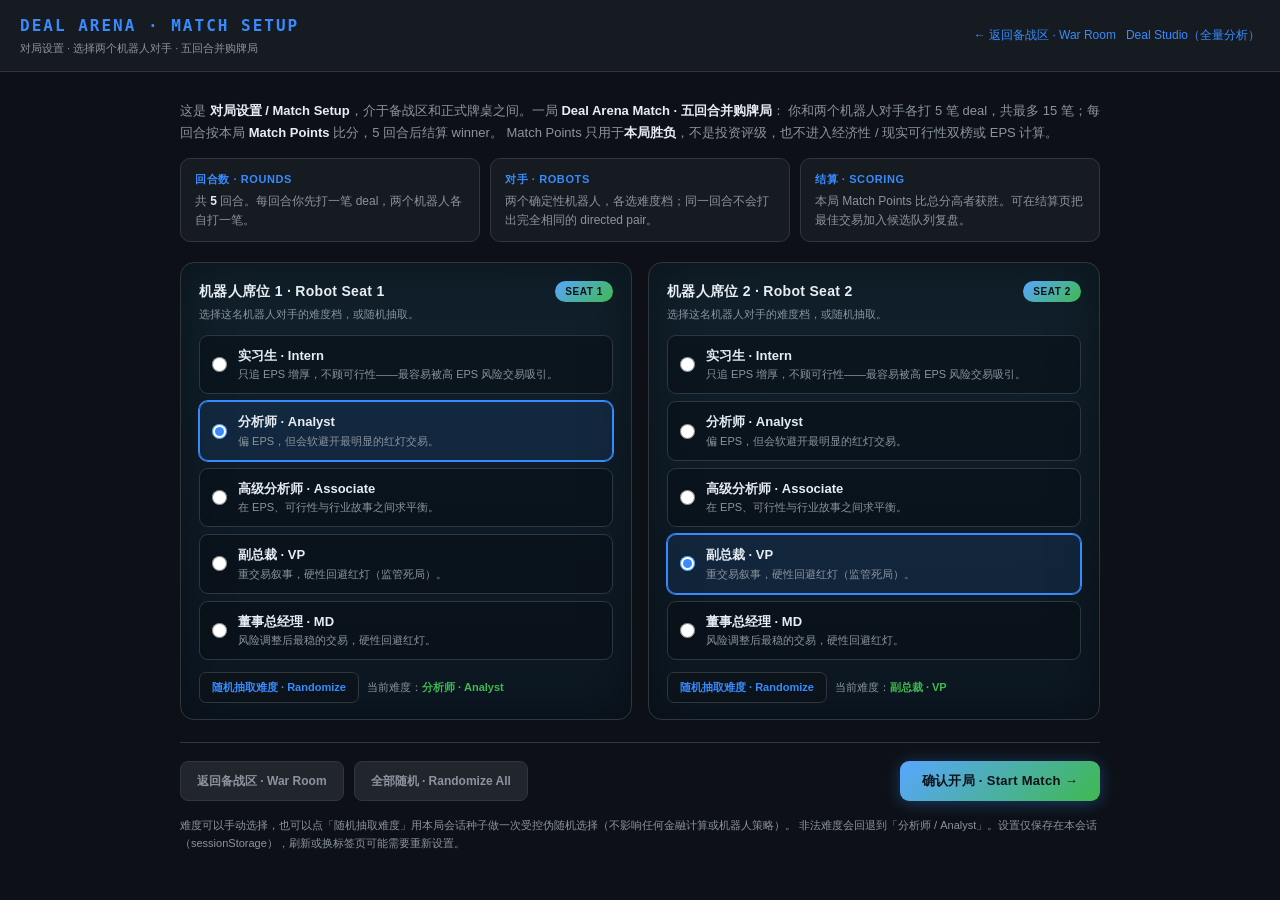
<file: static/modeling/arena_match_setup.html>
<!DOCTYPE html>
<html lang="zh-CN">
<head>
  <meta charset="UTF-8" />
  <meta name="viewport" content="width=device-width, initial-scale=1.0" />
  <title>Deal Arena Match · 对局设置 — Match Setup</title>
  <link rel="stylesheet" href="/static/style.css" />
  <style>
    /* V5.9.2 Match Setup — the lobby between the War Room and the formal Match
       table. Front-end only: it just picks two robot opponents + their
       difficulties and hands them to the Play Table via sessionStorage. No
       engine / API / randomness in the financial sense — the only "random" is a
       controlled session-seeded pick for the Randomize difficulty convenience. */
    .ms-wrap { max-width: 920px; margin: 0 auto; padding: 8px 0 40px; }
    .ms-intro { font-size: 13px; color: var(--text-muted); line-height: 1.7; margin-bottom: 4px; }
    .ms-intro b { color: var(--text-primary); }
    .ms-rules {
      display: flex; gap: 10px; flex-wrap: wrap; margin: 14px 0 20px;
    }
    .ms-rule {
      flex: 1 1 200px; background: var(--bg-secondary); border: 1px solid var(--border);
      border-radius: 10px; padding: 12px 14px;
    }
    .ms-rule-k { font-size: 11px; letter-spacing: 0.6px; text-transform: uppercase; color: var(--accent); font-weight: 800; }
    .ms-rule-v { font-size: 12px; color: var(--text-muted); line-height: 1.55; margin-top: 5px; }

    .ms-seats { display: grid; grid-template-columns: repeat(auto-fit, minmax(320px, 1fr)); gap: 16px; }
    .ms-seat {
      background: linear-gradient(180deg, #11202b 0%, #0c1722 100%);
      border: 1px solid var(--border); border-radius: 14px; padding: 18px 18px 16px;
      box-shadow: inset 0 0 50px rgba(0,0,0,0.4);
    }
    .ms-seat-head { display: flex; align-items: center; justify-content: space-between; gap: 10px; margin-bottom: 4px; }
    .ms-seat-title { font-size: 14px; font-weight: 800; color: var(--text-primary); letter-spacing: 0.3px; }
    .ms-seat-badge {
      font-size: 10px; font-weight: 800; letter-spacing: 0.6px; color: #0d1117;
      background: linear-gradient(135deg, #58a6ff, #3fb950); border-radius: 999px; padding: 3px 10px;
    }
    .ms-seat-sub { font-size: 11px; color: var(--text-muted); line-height: 1.5; margin-bottom: 12px; }
    .ms-diff-list { display: flex; flex-direction: column; gap: 7px; }
    .ms-diff {
      display: flex; align-items: center; gap: 11px; cursor: pointer;
      background: rgba(7,12,18,0.5); border: 1px solid var(--border);
      border-radius: 9px; padding: 10px 12px; transition: border-color 0.12s, background 0.12s;
    }
    .ms-diff:hover { border-color: var(--accent); }
    .ms-diff.selected { border-color: var(--accent); background: rgba(56,139,253,0.10); box-shadow: 0 0 0 1px var(--accent); }
    .ms-diff input { accent-color: var(--accent); width: 15px; height: 15px; flex-shrink: 0; }
    .ms-diff-body { min-width: 0; }
    .ms-diff-name { font-size: 13px; font-weight: 700; color: var(--text-primary); }
    .ms-diff-desc { font-size: 11px; color: var(--text-muted); line-height: 1.45; margin-top: 2px; }
    .ms-seat-foot { display: flex; align-items: center; gap: 8px; margin-top: 12px; flex-wrap: wrap; }
    .ms-rand-btn {
      font-size: 11px; font-weight: 700; cursor: pointer; white-space: nowrap;
      color: var(--accent); background: rgba(13,17,23,0.6); border: 1px solid var(--border);
      border-radius: 7px; padding: 7px 12px;
    }
    .ms-rand-btn:hover { border-color: var(--accent); }
    .ms-seat-pick { font-size: 11px; color: var(--text-muted); }
    .ms-seat-pick b { color: #3fb950; }

    .ms-controls {
      display: flex; align-items: center; justify-content: space-between; gap: 12px; flex-wrap: wrap;
      margin-top: 22px; padding-top: 18px; border-top: 1px solid var(--border);
    }
    .ms-controls-left { display: flex; gap: 10px; flex-wrap: wrap; }
    .ms-ghost {
      font-size: 12px; font-weight: 600; text-decoration: none; white-space: nowrap;
      color: var(--text-muted); background: var(--bg-tertiary); border: 1px solid var(--border);
      border-radius: 8px; padding: 10px 16px; cursor: pointer;
    }
    .ms-ghost:hover { border-color: var(--accent); color: var(--accent); }
    .ms-start {
      font-size: 13px; font-weight: 800; letter-spacing: 0.3px; cursor: pointer; white-space: nowrap;
      color: #0d1117; background: linear-gradient(135deg, #58a6ff, #3fb950); border: 0;
      border-radius: 9px; padding: 11px 22px; box-shadow: 0 2px 16px rgba(56,139,253,0.35);
    }
    .ms-start:hover { filter: brightness(1.08); }
    .ms-note { font-size: 11px; color: var(--text-muted); line-height: 1.6; margin-top: 16px; }
  </style>
</head>
<body>
<header>
  <div>
    <div class="logo">DEAL ARENA · MATCH SETUP</div>
    <div class="subtitle">对局设置 · 选择两个机器人对手 · 五回合并购牌局</div>
  </div>
  <div class="header-right">
    <a href="/modeling/ma/arena" style="color:var(--accent);font-size:12px;text-decoration:none;">← 返回备战区 · War Room</a>
    <a href="/modeling/ma" style="color:var(--accent);font-size:12px;text-decoration:none;">Deal Studio（全量分析）</a>
  </div>
</header>

<main class="container" style="padding-top:20px;">
  <div class="ms-wrap">
    <div class="ms-intro">
      这是 <b>对局设置 / Match Setup</b>，介于备战区和正式牌桌之间。一局 <b>Deal Arena Match · 五回合并购牌局</b>：
      你和两个机器人对手各打 5 笔 deal，共最多 15 笔；每回合按本局 <b>Match Points</b> 比分，5 回合后结算 winner。
      Match Points 只用于<b>本局胜负</b>，不是投资评级，也不进入经济性 / 现实可行性双榜或 EPS 计算。
    </div>

    <div class="ms-rules">
      <div class="ms-rule"><div class="ms-rule-k">回合数 · Rounds</div><div class="ms-rule-v">共 <b style="color:var(--text-primary)">5</b> 回合。每回合你先打一笔 deal，两个机器人各自打一笔。</div></div>
      <div class="ms-rule"><div class="ms-rule-k">对手 · Robots</div><div class="ms-rule-v">两个确定性机器人，各选难度档；同一回合不会打出完全相同的 directed pair。</div></div>
      <div class="ms-rule"><div class="ms-rule-k">结算 · Scoring</div><div class="ms-rule-v">本局 Match Points 比总分高者获胜。可在结算页把最佳交易加入候选队列复盘。</div></div>
    </div>

    <div class="ms-seats" id="ms-seats">
      <!-- Seat cards are built by match_setup.js (safe DOM). -->
    </div>

    <div class="ms-controls">
      <div class="ms-controls-left">
        <a class="ms-ghost" href="/modeling/ma/arena">返回备战区 · War Room</a>
        <button class="ms-ghost" id="ms-randomize-all" type="button">全部随机 · Randomize All</button>
      </div>
      <button class="ms-start" id="ms-start-match" type="button">确认开局 · Start Match →</button>
    </div>

    <div class="ms-note">
      难度可以手动选择，也可以点「随机抽取难度」用本局会话种子做一次受控伪随机选择（不影响任何金融计算或机器人策略）。
      非法难度会回退到「分析师 / Analyst」。设置仅保存在本会话（sessionStorage），刷新或换标签页可能需要重新设置。
    </div>
  </div>
</main>

<script src="/static/modeling/js/robot_opponent.js"></script>
<script src="/static/modeling/js/match_setup.js"></script>
</body>
</html>
</file>
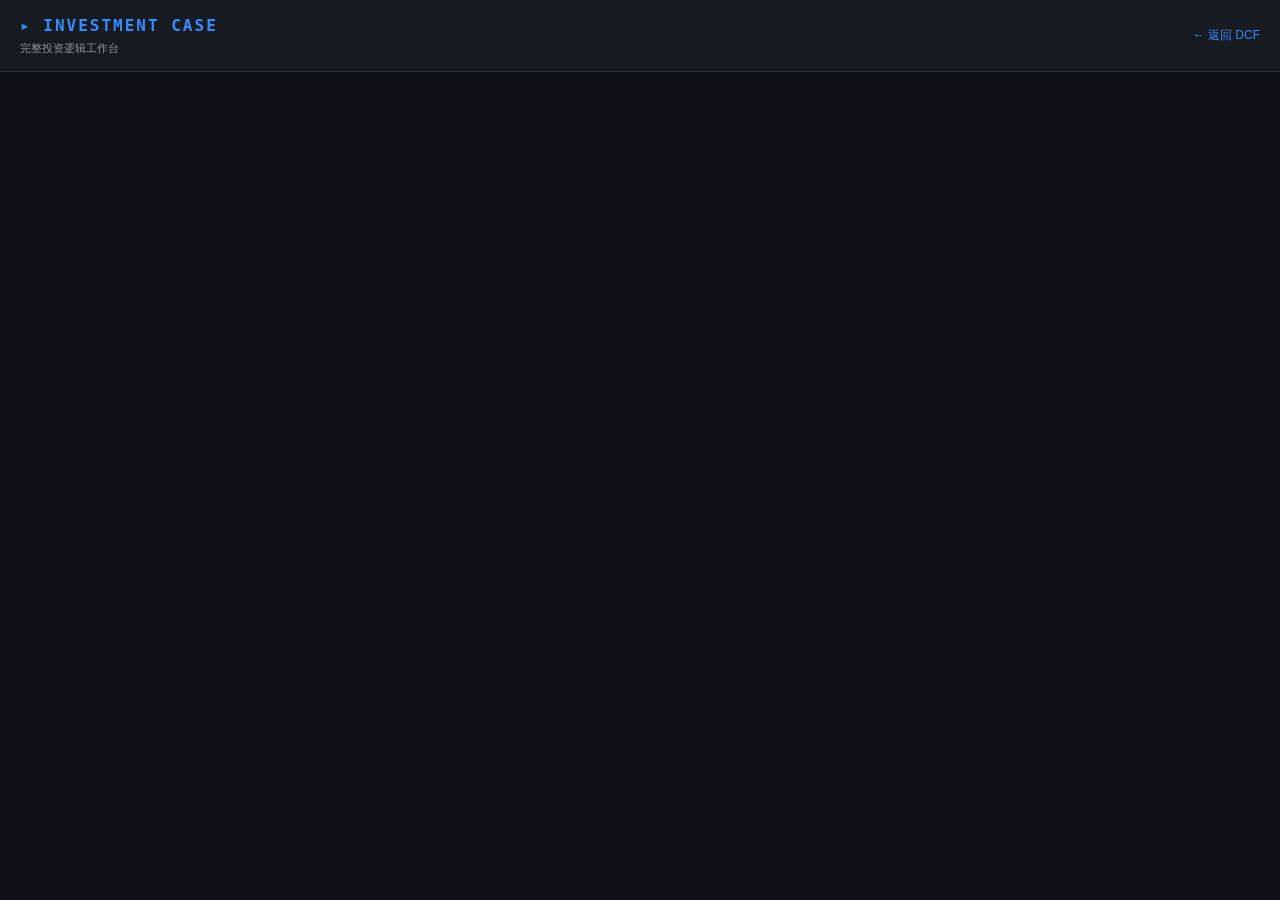
<file: static/modeling/case.html>
<!DOCTYPE html>
<html lang="zh-CN">
<head>
  <meta charset="UTF-8" />
  <meta name="viewport" content="width=device-width, initial-scale=1.0" />
  <title>Investment Case Workbook</title>
  <link rel="stylesheet" href="/static/style.css" />
  <style>
    .case-container {
      max-width: 800px;
      margin-top: 0;
      margin-right: auto;
      margin-bottom: 0;
      margin-left: auto;
      padding-top: 20px;
      padding-right: 20px;
      padding-left: 20px;
      transition: max-width 0.3s ease;
    }
    .case-container.is-analysis {
      max-width: 1450px;
      display: grid;
      grid-template-columns: minmax(500px, 0.95fr) minmax(620px, 1.05fr);
      gap: 20px;
      align-items: start;
    }
    .case-editor-wrap {
      min-width: 0;
    }
    .impact-map {
      display: none;
      opacity: 0;
      transition: opacity 0.25s ease;
      min-width: 0;
    }
    .case-container.is-analysis .impact-map {
      display: block;
      opacity: 1;
    }
    .case-memo-textarea-compact {
      min-height: 74px;
    }
    .impact-concentration {
      margin-bottom: 12px;
      padding-bottom: 10px;
      border-bottom: 1px solid var(--border);
    }
    .impact-concentration-title {
      font-size: 11px;
      color: var(--text-muted);
      margin-bottom: 6px;
      letter-spacing: 0.3px;
    }
    .impact-concentration-item {
      display: flex;
      justify-content: space-between;
      align-items: center;
      font-size: 12px;
      padding: 3px 0;
      color: var(--text-primary);
    }
    .impact-concentration-count {
      font-family: "Consolas", monospace;
      color: var(--accent);
      font-weight: 500;
    }
    .impact-dim-card {
      border: 1px solid var(--border);
      border-radius: 4px;
      padding: 8px 10px;
      margin-bottom: 8px;
      background: var(--bg-tertiary);
    }
    .impact-dim-name {
      font-size: 13px;
      font-weight: 500;
      color: var(--accent);
      margin-bottom: 6px;
    }
    .impact-dim-name-en {
      color: var(--text-muted);
      font-size: 11px;
      margin-left: 4px;
      font-weight: 400;
    }
    .impact-dim-section-label {
      font-size: 11px;
      color: var(--text-muted);
      margin-top: 4px;
      margin-bottom: 2px;
      letter-spacing: 0.3px;
    }
    .impact-dim-source {
      font-size: 12px;
      color: var(--text-primary);
      padding: 1px 0;
    }
    .impact-dim-source-en {
      color: var(--text-muted);
      font-size: 11px;
      margin-left: 4px;
    }
    .impact-dim-line {
      font-size: 12px;
      color: var(--text-primary);
      padding: 1px 0;
      font-family: "Consolas", monospace;
    }
    .driver-interpretation {
      margin-top: 5px;
      margin-left: 20px;
      padding: 6px 8px;
      border-left: 2px solid var(--border);
      background: rgba(255, 255, 255, 0.02);
      color: var(--text-muted);
      font-size: 11px;
      line-height: 1.6;
    }
    .interpretation-top-row {
      display: flex;
      justify-content: space-between;
      align-items: flex-start;
      gap: 8px;
    }
    .interpretation-text {
      flex: 1;
      min-width: 0;
    }
    .interpretation-edited-badge {
      color: var(--text-muted);
      font-size: 10px;
      white-space: nowrap;
      opacity: 0.8;
    }
    .interpretation-edit-btn {
      margin-top: 4px;
      padding: 0;
      border: none;
      background: transparent;
      color: var(--accent);
      font-size: 11px;
      cursor: pointer;
    }
    .interpretation-textarea {
      width: 100%;
      min-height: 68px;
      margin-top: 6px;
      background: var(--bg-tertiary);
      border: 1px solid var(--border);
      border-radius: 3px;
      padding: 6px 8px;
      color: var(--text-primary);
      font-family: inherit;
      font-size: 12px;
      line-height: 1.5;
      resize: vertical;
      box-sizing: border-box;
    }
    .interpretation-textarea[hidden] {
      display: none;
    }

    .scenario-state-body {
      min-width: 0;
    }
    .scenario-state-help {
      color: var(--text-muted);
      font-size: 11px;
      line-height: 1.55;
      margin-top: -4px;
      margin-bottom: 10px;
    }
    .scenario-state-help p {
      margin: 0 0 3px 0;
    }
    .scenario-state-empty {
      color: var(--text-muted);
      font-size: 12px;
      padding: 2px 0;
    }
    .scenario-state-table {
      width: 100%;
      border-collapse: collapse;
      table-layout: fixed;
      font-size: 12px;
    }
    .scenario-state-table th,
    .scenario-state-table td {
      border-bottom: 1px solid var(--border);
      padding: 8px 8px;
      vertical-align: top;
    }
    .scenario-state-table th {
      color: var(--text-muted);
      font-size: 11px;
      font-weight: 600;
      text-align: left;
      letter-spacing: 0.4px;
      white-space: nowrap;
    }
    .scenario-state-heading {
      display: inline-flex;
      align-items: baseline;
      gap: 4px;
      white-space: nowrap;
    }
    .scenario-state-heading-zh {
      color: var(--text-muted);
      font-weight: 500;
    }
    .scenario-state-table th:not(:first-child),
    .scenario-state-table td:not(:first-child) {
      text-align: center;
    }
    .scenario-state-driver {
      color: var(--text-primary);
      font-weight: 500;
      overflow-wrap: anywhere;
    }
    .scenario-state-cell {
      display: flex;
      flex-direction: column;
      align-items: center;
      justify-content: center;
      gap: 4px;
      min-width: 0;
      max-width: 100%;
    }
    .scenario-state-select {
      width: min(132px, 100%);
      min-width: 118px;
      background: var(--bg-tertiary);
      border: 1px solid var(--border);
      border-radius: 4px;
      color: var(--text-primary);
      font-size: 12px;
      padding: 4px 5px;
      outline: none;
    }
    .scenario-state-select:focus {
      border-color: var(--accent);
    }
    .scenario-state-badge {
      font-size: 10px;
      line-height: 1.2;
      white-space: nowrap;
      border-radius: 999px;
      padding: 1px 6px;
      padding-top: 1px;
    }
    .scenario-state-badge-default,
    .scenario-state-badge-unknown {
      color: var(--text-muted);
      opacity: 0.85;
    }
    .scenario-state-badge-user-modified {
      color: var(--accent);
      font-weight: 500;
      background: rgba(56, 139, 253, 0.08);
    }
    .assumption-bridge-panel {
      margin-top: 12px;
      padding-top: 10px;
      border-top: 1px solid var(--border);
    }
    .assumption-bridge-toggle {
      width: 100%;
      display: flex;
      justify-content: space-between;
      align-items: center;
      gap: 10px;
      background: var(--bg-tertiary);
      border: 1px solid var(--border);
      border-radius: 4px;
      color: var(--text-primary);
      font-size: 12px;
      padding: 7px 9px;
      cursor: pointer;
      text-align: left;
    }
    .assumption-bridge-toggle:hover,
    .assumption-bridge-toggle:focus {
      border-color: var(--accent);
      outline: none;
    }
    .assumption-bridge-toggle-status {
      color: var(--text-muted);
      font-size: 11px;
      white-space: nowrap;
    }
    .assumption-bridge-collapsible {
      margin-top: 10px;
    }
    .assumption-bridge-collapsible[hidden] {
      display: none;
    }
    .assumption-bridge-collapsible .card-description {
      color: var(--text-muted);
      font-size: 11px;
      line-height: 1.55;
      margin-top: 0;
      margin-bottom: 10px;
    }
    .preview-button-row {
      display: flex;
      justify-content: flex-end;
      margin-top: 10px;
      margin-bottom: 0;
    }
    .preview-button-row .btn:disabled {
      opacity: 0.55;
      cursor: not-allowed;
    }
    .preview-overlay {
      position: fixed;
      inset: 0;
      z-index: 9999;
    }
    .preview-mask {
      position: absolute;
      inset: 0;
      background: rgba(0, 0, 0, 0.5);
    }
    .preview-panel {
      position: relative;
      width: min(720px, calc(100vw - 32px));
      max-height: 80vh;
      margin: 8vh auto 0 auto;
      overflow-y: auto;
      background: var(--bg-secondary);
      border: 1px solid var(--border);
      border-radius: 6px;
      box-shadow: 0 18px 60px rgba(0, 0, 0, 0.45);
      padding: 18px 20px 20px 20px;
    }
    .preview-close {
      position: absolute;
      top: 10px;
      right: 12px;
      border: none;
      background: transparent;
      color: var(--text-muted);
      font-size: 24px;
      line-height: 1;
      cursor: pointer;
    }
    .preview-close:hover,
    .preview-close:focus {
      color: var(--text-primary);
      outline: none;
    }
    .preview-title {
      font-size: 16px;
      font-weight: 600;
      color: var(--text-primary);
      margin: 0 34px 4px 0;
    }
    .preview-note {
      color: var(--text-muted);
      font-size: 12px;
      margin: 0 0 14px 0;
    }
    .preview-scenarios {
      border-top: 1px solid var(--border);
      border-bottom: 1px solid var(--border);
      padding: 12px 0;
      display: grid;
      grid-template-columns: repeat(3, minmax(0, 1fr));
      gap: 12px;
    }
    .preview-scenario-card {
      background: var(--bg-tertiary);
      border: 1px solid var(--border);
      border-radius: 4px;
      padding: 10px 11px;
      min-width: 0;
    }
    .preview-scenario-label {
      color: var(--text-muted);
      font-size: 12px;
      margin-bottom: 6px;
    }
    .preview-fair-value {
      color: var(--text-primary);
      font-size: 22px;
      font-weight: 600;
      line-height: 1.2;
    }
    .preview-vs-base {
      font-size: 12px;
      margin-top: 4px;
    }
    .preview-scenario-card [data-save-type] {
      margin-top: 10px;
      width: 100%;
    }
    .preview-scenario-card .save-status {
      display: block;
      margin-top: 6px;
      font-size: 11px;
      color: var(--text-muted);
      min-height: 16px;
    }
    .preview-details {
      margin-top: 14px;
      color: var(--text-primary);
      font-size: 12px;
    }
    .preview-details summary {
      cursor: pointer;
      color: var(--accent);
      font-weight: 500;
      margin-bottom: 8px;
    }
    .preview-delta-title {
      color: var(--text-muted);
      margin-top: 8px;
      margin-bottom: 4px;
      font-size: 11px;
    }
    .preview-delta-line {
      padding: 2px 0;
      line-height: 1.55;
    }
    .preview-loading {
      text-align: center;
      color: var(--text-muted);
      padding: 40px 0;
      font-size: 13px;
    }
    .preview-error {
      color: var(--red);
      padding: 20px 0;
      font-size: 13px;
    }
    @media (max-width: 720px) {
      .preview-scenarios {
        grid-template-columns: 1fr;
      }
      .preview-panel {
        margin-top: 4vh;
        max-height: 90vh;
      }
    }
    .assumption-bridge-empty {
      color: var(--text-muted);
      font-size: 12px;
      padding: 2px 0;
    }
    .bridge-dimension {
      border: 1px solid var(--border);
      border-radius: 4px;
      padding: 9px 10px;
      margin-bottom: 8px;
      background: var(--bg-tertiary);
    }
    .bridge-dimension h4 {
      color: var(--accent);
      font-size: 13px;
      font-weight: 500;
      margin: 0 0 3px 0;
    }
    .bridge-dimension-en {
      color: var(--text-muted);
      font-size: 11px;
      font-weight: 400;
      margin-left: 4px;
    }
    .bridge-dim-desc {
      color: var(--text-muted);
      font-size: 11px;
      line-height: 1.45;
      margin: 0 0 7px 0;
    }
    .bridge-scenario {
      padding-top: 6px;
      padding-bottom: 6px;
      border-top: 1px solid var(--border);
    }
    .bridge-scenario-label {
      color: var(--text-primary);
      font-size: 12px;
      font-weight: 500;
      margin-bottom: 3px;
    }
    .bridge-tier {
      color: var(--text-primary);
      font-size: 12px;
      line-height: 1.55;
      padding: 1px 0;
      font-weight: 500;
    }
    .bridge-tier-muted {
      color: var(--text-muted);
      font-weight: 400;
    }
    .bridge-bucket {
      color: var(--text-primary);
      font-size: 12px;
      line-height: 1.55;
      padding: 1px 0;
    }

    .thesis-meta {
      display: flex; gap: 10px; align-items: center;
      font-size: 11px; color: var(--text-muted);
    }
    .thesis-meta-ticker { color: var(--accent); }
    .thesis-meta-time { font-family: "Consolas", monospace; }

    .thesis-notes-block {
      margin-top: 8px;
      margin-right: 0;
      margin-bottom: 12px;
      margin-left: 0;
    }
    .thesis-notes-textarea {
      width: 100%;
      min-height: 90px;
      background: var(--bg-tertiary);
      border: 1px solid var(--border);
      border-radius: 3px;
      padding: 8px 10px;
      color: var(--text-primary);
      font-family: inherit;
      font-size: 13px;
      line-height: 1.55;
      resize: vertical;
      outline: none;
      box-sizing: border-box;
    }
    .thesis-notes-textarea:focus { border-color: var(--accent); }

    .thesis-drivers-block { margin-bottom: 12px; }
    .thesis-selected-block {
      background: rgba(56, 139, 253, 0.05);
      border: 1px solid var(--border);
      border-radius: 4px;
      padding: 8px 10px;
      margin-bottom: 8px;
    }
    .thesis-selected-label {
      font-size: 11px;
      color: var(--text-muted);
      margin-bottom: 6px;
      letter-spacing: 0.3px;
    }
    .thesis-selected-empty {
      font-size: 12px;
      color: var(--text-muted);
      font-style: italic;
      padding: 4px 0;
    }
    .thesis-frameworks-label {
      font-size: 11px;
      color: var(--text-muted);
      margin-bottom: 6px;
      letter-spacing: 0.3px;
    }
    .thesis-framework-group {
      border: 1px solid var(--border);
      border-radius: 4px;
      margin-bottom: 6px;
      overflow: hidden;
    }
    .thesis-framework-header {
      display: flex; justify-content: space-between; align-items: center;
      padding: 6px 10px;
      background: var(--bg-tertiary);
      cursor: pointer;
      font-size: 12px;
      color: var(--text-primary);
      user-select: none;
    }
    .thesis-framework-header .caret {
      font-size: 10px; color: var(--text-muted);
      transition: transform 0.15s;
    }
    .thesis-framework-counts {
      color: var(--text-muted);
      font-size: 11px;
      margin-left: 4px;
    }
    .thesis-framework-toggle {
      color: var(--accent);
      font-size: 11px;
      font-weight: 500;
    }
    .thesis-framework-group.collapsed .caret { transform: rotate(-90deg); }
    .thesis-framework-group.collapsed .thesis-framework-body { display: none; }

    .thesis-framework-body {
      padding: 6px 10px 8px 10px;
      display: flex; flex-direction: column; gap: 4px;
    }
    .thesis-driver-item {
      display: flex; align-items: flex-start; gap: 6px;
      font-size: 12px; color: var(--text-primary);
      cursor: pointer;
      padding: 2px 0;
    }
    .thesis-driver-item input[type="checkbox"] { margin-top: 2px; }
    .thesis-driver-name { font-weight: 500; }
    .thesis-driver-name-zh {
      font-weight: 500;
      color: var(--text-primary);
      font-size: 12px;
    }
    .thesis-driver-name-en {
      color: var(--text-muted);
      font-size: 11px;
      margin-left: 4px;
    }
    .thesis-driver-desc {
      font-size: 11px; color: var(--text-muted);
      margin-left: 4px;
    }
    .thesis-driver-desc-zh {
      font-size: 11px;
      color: var(--text-muted);
      margin-left: 4px;
    }
    .thesis-driver-item.is-selected .thesis-driver-name-zh { color: var(--accent); }
    .thesis-driver-item.is-selected::after {
      content: "已选";
      font-size: 10px;
      color: var(--accent);
      margin-left: 6px;
      padding: 1px 5px;
      border: 1px solid var(--accent);
      border-radius: 2px;
      line-height: 1.2;
    }

    .thesis-save-row {
      display: flex; justify-content: flex-end; align-items: center;
      gap: 12px; margin-top: 6px;
    }
    .thesis-save-status {
      font-size: 11px; color: var(--text-muted);
    }
    .thesis-save-status.saved { color: var(--green); }
    .thesis-save-status.error { color: var(--red); }
    .thesis-feedback-block {
      margin-top: 10px;
      padding: 8px 10px;
      background: var(--bg-tertiary);
      border-left: 2px solid var(--accent);
      border-radius: 3px;
      font-size: 12px;
      line-height: 1.7;
      color: var(--text-primary);
      display: none;
    }
    .thesis-feedback-title {
      font-size: 11px;
      color: var(--text-muted);
      margin-bottom: 4px;
      letter-spacing: 0.3px;
    }
    .thesis-feedback-item {
      margin-top: 2px;
      margin-right: 0;
      margin-bottom: 2px;
      margin-left: 0;
    }
    .thesis-feedback-driver { color: var(--accent); }
    .thesis-feedback-arrow {
      color: var(--text-muted);
      margin-top: 0;
      margin-right: 4px;
      margin-bottom: 0;
      margin-left: 4px;
    }
    @media (max-width: 900px) {
      .case-container.is-analysis {
        grid-template-columns: 1fr;
      }
    }
  </style>
</head>
<body>
  <header>
    <div>
      <div class="logo">▸ INVESTMENT CASE</div>
      <div class="subtitle">完整投资逻辑工作台</div>
    </div>
    <div class="header-right">
      <a id="back-to-dcf" href="/modeling/dcf"
         style="color:var(--accent);font-size:12px;text-decoration:none;">
        ← 返回 DCF
      </a>
    </div>
  </header>

  <main class="container case-container" id="case-main">
    <div class="case-editor-wrap">
    <div class="card" id="case-panel">
      <div class="card-title-row" style="margin-bottom:8px;">
        <div class="card-title" style="margin-bottom:0;border:none;padding:0;">
          投资逻辑 Thesis
        </div>
        <div class="thesis-meta" id="thesis-meta">
          <span class="thesis-meta-ticker mono" id="thesis-ticker">--</span>
          <span class="thesis-meta-time" id="thesis-last-modified">未保存</span>
        </div>
      </div>

      <div class="thesis-notes-block">
        <label class="field-label" for="core-thesis">Core Thesis / 核心观点</label>
        <textarea id="core-thesis" class="thesis-notes-textarea case-memo-textarea-compact"
                  placeholder="为什么看这家公司?"></textarea>
      </div>

      <div class="thesis-notes-block">
        <label class="field-label" for="key-risks">Key Risks / 主要风险</label>
        <textarea id="key-risks" class="thesis-notes-textarea case-memo-textarea-compact"
                  placeholder="什么会推翻这个 thesis?"></textarea>
      </div>

      <div class="thesis-notes-block">
        <label class="field-label" for="thesis-notes">Additional Notes / 补充备注</label>
        <textarea id="thesis-notes" class="thesis-notes-textarea"
                  placeholder="写下你为什么相信这只股票..."></textarea>
      </div>

      <div class="thesis-drivers-block">
        <div class="field-label" style="margin-bottom:6px;">投资驱动因素 Drivers</div>

        <div class="thesis-selected-block">
          <div class="thesis-selected-label">已选(<span id="thesis-selected-count">0</span>)</div>
          <div id="thesis-selected-drivers"></div>
        </div>

        <div class="thesis-frameworks-block" style="margin-top:10px;">
          <div class="thesis-frameworks-label">按分类浏览</div>
          <div id="thesis-drivers-groups"></div>
        </div>
      </div>

      <div class="thesis-save-row">
        <span class="thesis-save-status" id="thesis-save-status"></span>
        <button class="btn btn-primary" id="thesis-save-btn"
                onclick="saveThesis()">保存 Thesis</button>
      </div>

      <div id="thesis-feedback" class="thesis-feedback-block"></div>
    </div>
    </div>

    <aside class="impact-map" id="impact-map" aria-hidden="true">
      <div class="card">
        <div class="card-title">Driver Impact Map</div>
        <div class="impact-concentration" id="impact-concentration"></div>
        <div class="impact-dimensions" id="impact-dimensions"></div>
      </div>
      <div class="card" id="scenario-state-card">
        <div class="card-title">Scenario State / 情景判断</div>
        <div class="scenario-state-help">
          <p>系统已根据你选择的 drivers 生成默认情景判断，你可以按自己的看法微调。</p>
          <p>用于判断在正常、乐观、悲观情况下，投资因素会变好、差不多还是变差；当前仅用于解释 thesis，不会自动修改 DCF assumptions。</p>
        </div>
        <div class="scenario-state-body" id="scenario-state-body"></div>
        <div class="preview-button-row">
          <button id="preview-dcf-btn" class="btn btn-primary" disabled>
            Preview DCF Impact / 预览估值影响
          </button>
        </div>
        <div class="assumption-bridge-panel" id="assumption-bridge-card">
          <button type="button"
                  class="assumption-bridge-toggle"
                  id="assumption-bridge-toggle"
                  aria-expanded="false"
                  aria-controls="assumption-bridge-collapsible">
            <span>查看假设桥接 / Assumption Bridge</span>
            <span class="assumption-bridge-toggle-status" id="assumption-bridge-toggle-status">展开</span>
          </button>
          <div class="assumption-bridge-collapsible" id="assumption-bridge-collapsible" hidden>
            <p class="card-description">
              系统根据情景判断，整理这些 drivers 可能影响的估值假设方向。<br>
              <strong>幅度等级仅反映来源密集程度，不代表实际财务影响幅度。</strong><br>
              当前仅解释方向，不会自动修改 DCF assumptions。
            </p>
            <div id="assumption-bridge-content"></div>
          </div>
        </div>
      </div>
    </aside>
  </main>

  <script src="/static/modeling/js/thesis_shared.js?v=340"></script>
  <script src="/static/modeling/js/assumption_effects.js?v=342"></script>
  <script src="/static/modeling/js/preview_dcf.js?v=344"></script>
  <script src="/static/modeling/js/case.js?v=340"></script>
  <div id="preview-overlay" class="preview-overlay" style="display:none;">
    <div class="preview-mask"></div>
    <div class="preview-panel">
      <button class="preview-close" aria-label="关闭">×</button>
      <div class="preview-content" id="preview-content"></div>
    </div>
  </div>
</body>
</html>
</file>
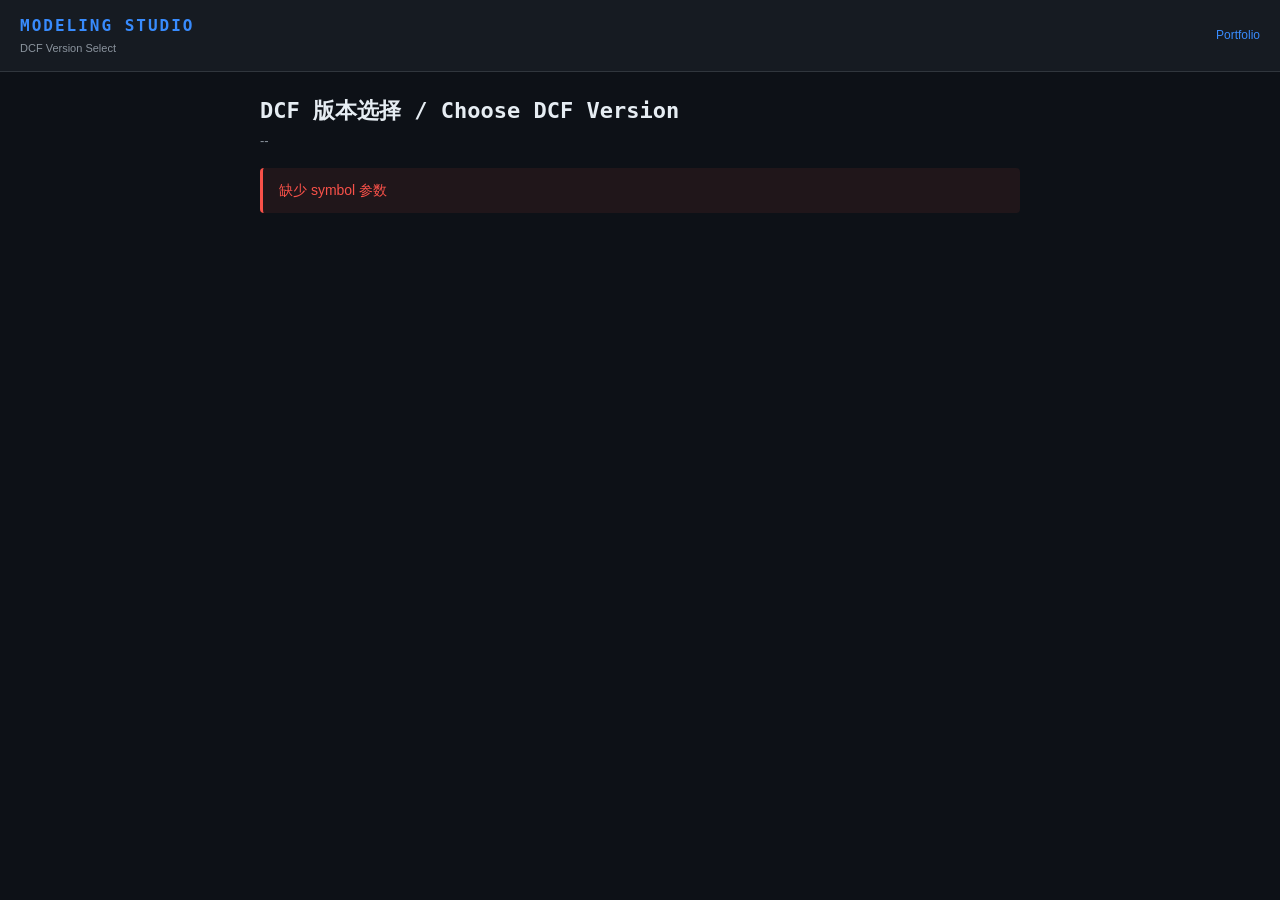
<file: static/modeling/dcf_select.html>
<!DOCTYPE html>
<html lang="zh-CN">
<head>
  <meta charset="UTF-8" />
  <meta name="viewport" content="width=device-width, initial-scale=1.0" />
  <title>DCF 版本选择 / Choose DCF Version</title>
  <link rel="stylesheet" href="/static/style.css" />
  <style>
    .select-shell {
      max-width: 760px;
      margin: 0 auto;
      padding-top: 22px;
    }

    .select-title {
      font-family: "Consolas", monospace;
      font-size: 22px;
      font-weight: 700;
      color: var(--text-primary);
      margin-bottom: 4px;
    }

    .select-subtitle {
      color: var(--text-muted);
      font-size: 13px;
      margin-bottom: 18px;
    }

    .scenario-stack {
      display: flex;
      flex-direction: column;
      gap: 14px;
    }

    .scenario-card {
      background: var(--bg-secondary);
      border: 1px solid var(--border);
      border-radius: 6px;
      padding: 18px 20px;
    }

    .scenario-card.is-disabled {
      background: #1a1d23;
      opacity: 0.72;
    }

    .scenario-card.is-disabled .scenario-value {
      color: var(--text-muted);
    }

    .scenario-card-head {
      display: flex;
      align-items: center;
      justify-content: space-between;
      gap: 12px;
      margin-bottom: 8px;
    }

    .scenario-card-title {
      font-size: 15px;
      font-weight: 700;
      color: var(--text-primary);
    }

    .scenario-badge {
      border: 1px solid var(--border);
      border-radius: 3px;
      color: var(--text-muted);
      font-size: 11px;
      padding: 2px 7px;
      white-space: nowrap;
    }

    .scenario-badge.saved {
      color: var(--green);
      border-color: rgba(63, 185, 80, 0.45);
      background: rgba(63, 185, 80, 0.08);
    }

    .scenario-desc {
      color: var(--text-muted);
      font-size: 13px;
      line-height: 1.6;
      margin-bottom: 10px;
    }

    .scenario-warning {
      border-left: 3px solid var(--gold);
      background: rgba(210, 153, 34, 0.08);
      padding: 8px 10px;
      border-radius: 4px;
    }

    .scenario-value {
      color: var(--accent);
      font-family: "Consolas", monospace;
      font-size: 24px;
      font-weight: 800;
      margin-bottom: 6px;
    }

    .scenario-time {
      color: var(--text-muted);
      font-size: 12px;
      margin-bottom: 12px;
    }

    .scenario-actions {
      display: flex;
      justify-content: flex-end;
    }

    .scenario-actions .btn[disabled] {
      cursor: not-allowed;
      opacity: 0.55;
    }

    .select-error {
      color: var(--red);
      border-left: 3px solid var(--red);
      padding: 12px 16px;
      background: rgba(248, 81, 73, 0.08);
      border-radius: 4px;
    }
  </style>
</head>
<body>
<header>
  <div>
    <div class="logo">MODELING STUDIO</div>
    <div class="subtitle">DCF Version Select</div>
  </div>
  <div class="header-right">
    <a href="/" style="color:var(--accent);font-size:12px;text-decoration:none;">Portfolio</a>
  </div>
</header>

<main class="container">
  <section class="select-shell">
    <div class="select-title">DCF 版本选择 / Choose DCF Version</div>
    <div class="select-subtitle" id="select-subtitle">--</div>
    <div id="select-content">
      <div class="card">正在加载...</div>
    </div>
  </section>
</main>

<script src="/static/modeling/js/dcf_select.js"></script>
</body>
</html>
</file>
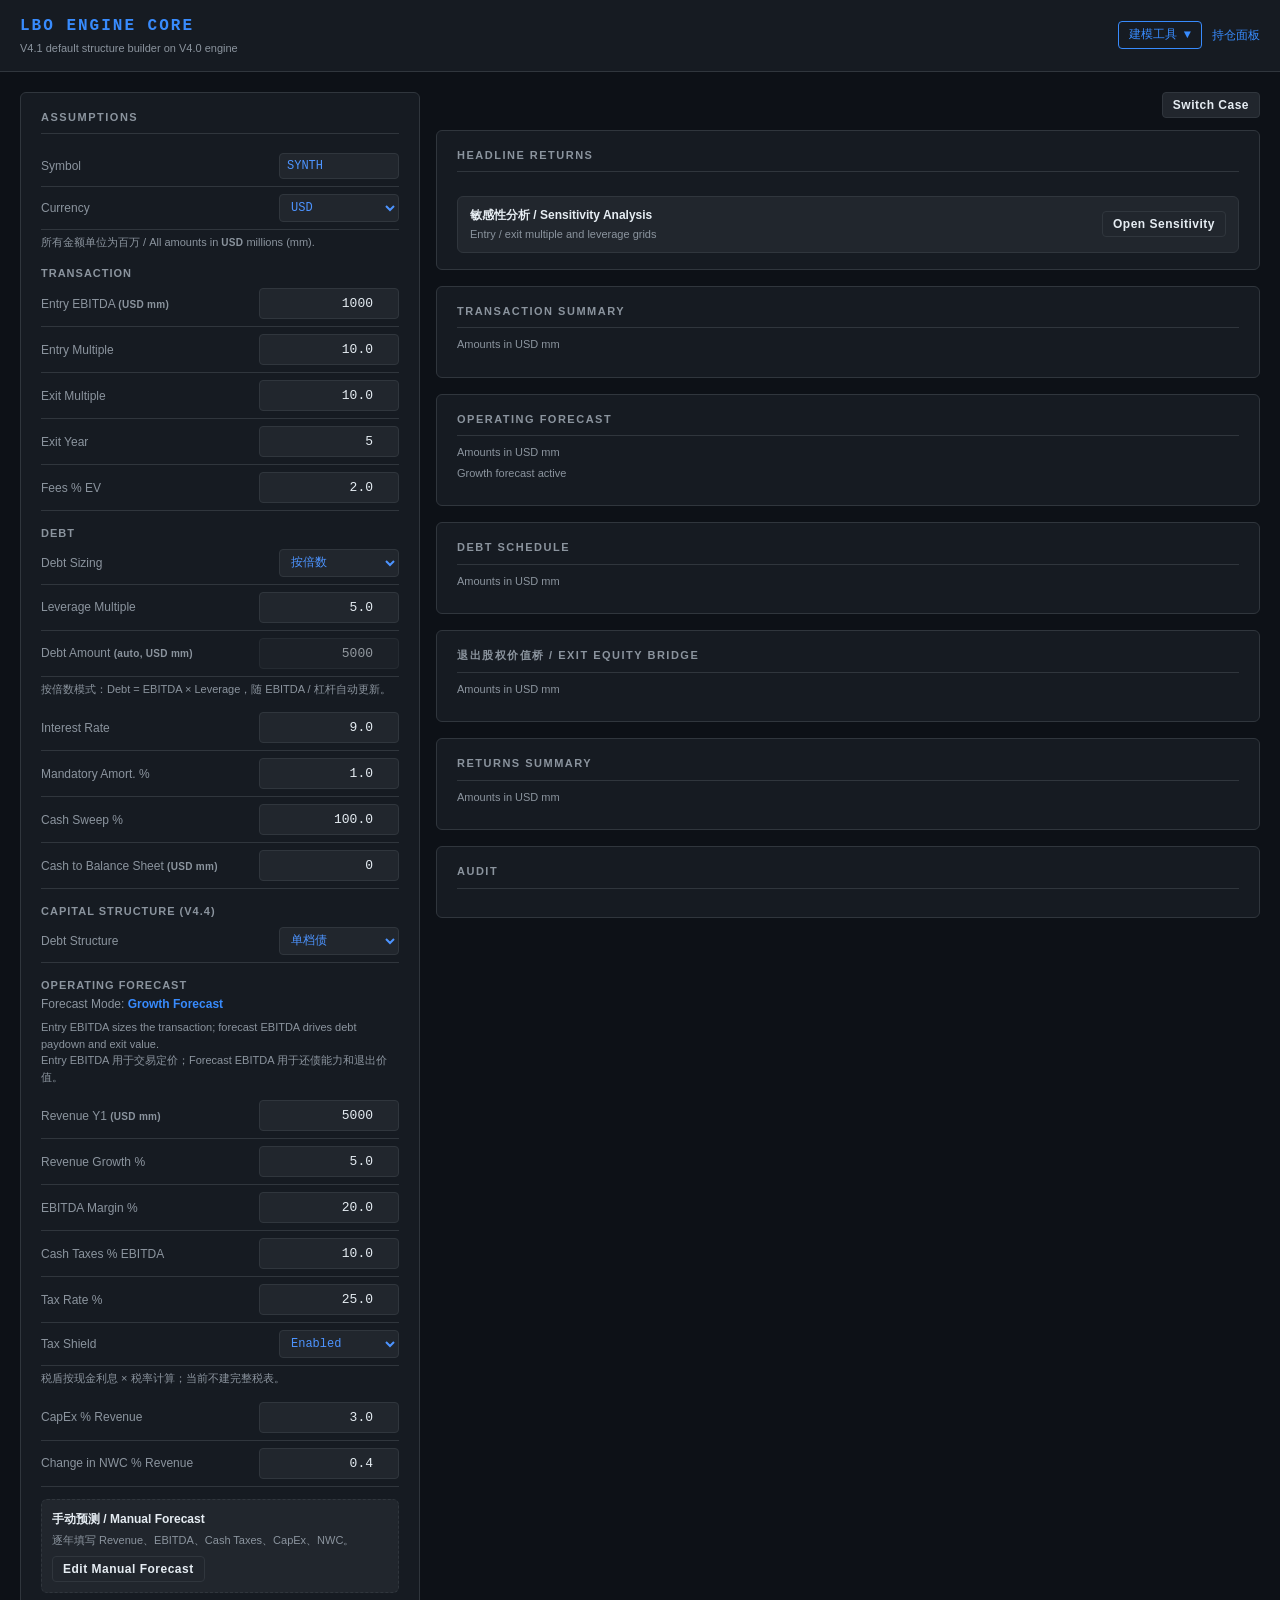
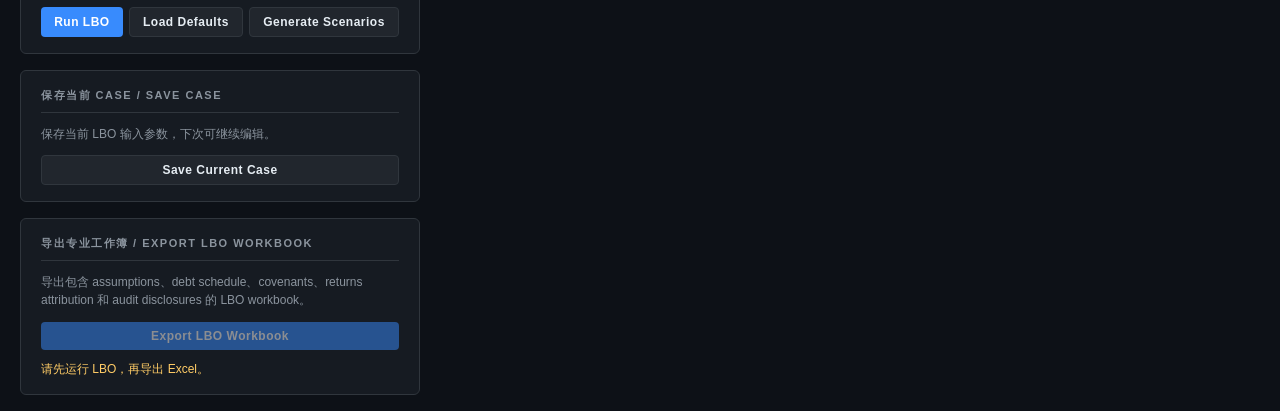
<file: static/modeling/lbo.html>
<!DOCTYPE html>
<html lang="zh-CN">
<head>
  <meta charset="UTF-8" />
  <meta name="viewport" content="width=device-width, initial-scale=1.0" />
  <title>LBO Acquisition Model</title>
  <link rel="stylesheet" href="/static/style.css" />
  <style>
    .lbo-layout {
      display: grid;
      grid-template-columns: 400px minmax(0, 1fr);
      gap: 16px;
      align-items: start;
    }
    .lbo-inputs {
      position: sticky;
      top: 0;
    }
    .field-row {
      display: flex;
      align-items: center;
      justify-content: space-between;
      gap: 10px;
      padding: 7px 0;
      border-bottom: 1px solid var(--border);
    }
    .field-row:last-child { border-bottom: 0; }
    .field-label { color: var(--text-muted); font-size: 12px; }
    .lbo-input {
      width: 120px;
      background: var(--bg-tertiary);
      border: 1px solid var(--border);
      border-radius: 4px;
      color: #4d94ff;
      font-family: Consolas, monospace;
      font-size: 12px;
      text-align: right;
      padding: 5px 7px;
      outline: none;
    }
    .lbo-input:focus { border-color: var(--accent); }
    .section-kicker {
      margin-top: 14px;
      color: var(--text-muted);
      font-size: 11px;
      font-weight: 700;
      letter-spacing: 1px;
      text-transform: uppercase;
    }
    .headline-grid {
      display: grid;
      grid-template-columns: repeat(auto-fit, minmax(170px, 1fr));
      gap: 12px;
    }
    .headline {
      background: var(--bg-tertiary);
      border: 1px solid var(--border);
      border-radius: 6px;
      padding: 14px;
    }
    .headline-label {
      color: var(--text-muted);
      font-size: 11px;
      letter-spacing: 1px;
      text-transform: uppercase;
    }
    .headline-value {
      margin-top: 6px;
      font-family: Consolas, monospace;
      font-size: 24px;
      font-weight: 800;
    }
    .return-context-badge {
      margin-top: 12px;
      padding: 8px 12px;
      border-radius: 6px;
      border: 1px solid var(--border);
      background: var(--bg-tertiary);
      color: var(--text-muted);
      font-size: 12px;
      line-height: 1.5;
    }
    .return-context-line + .return-context-line {
      margin-top: 6px;
      padding-top: 6px;
      border-top: 1px solid var(--border);
    }
    .unit-tag {
      color: var(--text-muted);
      font-size: 10px;
      font-weight: 600;
      letter-spacing: 0.3px;
    }
    .linked-tag {
      color: var(--text-muted);
      font-size: 10px;
      font-weight: 600;
    }
    .field-hint {
      color: var(--text-muted);
      font-size: 11px;
      line-height: 1.5;
      margin: 4px 0 8px;
    }
    .lbo-readout {
      font-family: Consolas, monospace;
      font-size: 13px;
      color: var(--text-primary);
    }
    .card-unit {
      color: var(--text-muted);
      font-size: 11px;
      margin: -4px 0 8px;
    }
    .lbo-input.input-readonly {
      opacity: 0.6;
      cursor: not-allowed;
    }
    .attribution-footnotes {
      margin-top: 9px;
      color: var(--text-muted);
      font-size: 12px;
      line-height: 1.6;
    }
    .scenario-sensitivity-note {
      margin-bottom: 10px;
      padding: 7px 11px;
      border-radius: 6px;
      border: 1px solid var(--border);
      background: var(--bg-tertiary);
      color: var(--text-muted);
      font-size: 12px;
      line-height: 1.5;
    }
    .attribution-footnotes > div + div {
      margin-top: 5px;
    }
    .forecast-mode-line {
      font-size: 12px;
      color: var(--text-muted);
      margin: 2px 0 6px;
    }
    .forecast-mode-line span { color: var(--accent); font-weight: 600; }
    .manual-forecast-banner {
      margin-top: 12px;
      padding: 10px;
      border: 1px dashed var(--border);
      border-radius: 6px;
      background: var(--bg-tertiary);
    }
    .manual-forecast-title { font-size: 12px; font-weight: 700; }
    .manual-forecast-desc { font-size: 11px; color: var(--text-muted); margin: 4px 0 8px; }
    .manual-forecast-actions { display: flex; gap: 8px; flex-wrap: wrap; }
    .btn-sm { padding: 5px 10px; font-size: 12px; }
    .debt-stress-hint {
      margin-top: 10px;
      padding: 8px 12px;
      border-radius: 6px;
      border: 1px solid var(--border);
      background: rgba(210,153,34,0.10);
      color: var(--text-muted);
      font-size: 12px;
      line-height: 1.5;
    }
    .overlay {
      position: fixed;
      inset: 0;
      background: rgba(0,0,0,0.55);
      display: flex;
      align-items: center;
      justify-content: center;
      z-index: 1000;
    }
    .overlay-card {
      position: relative;
      background: var(--bg-secondary);
      border: 1px solid var(--border);
      border-radius: 10px;
      padding: 20px;
      width: min(760px, 92vw);
      max-height: 88vh;
      overflow: auto;
    }
    .overlay-close {
      position: absolute;
      top: 10px; right: 12px;
      background: none; border: none;
      color: var(--text-muted);
      font-size: 22px; line-height: 1; cursor: pointer;
    }
    .overlay-title { font-size: 15px; font-weight: 700; margin-bottom: 4px; }
    .overlay-sub { font-size: 11px; color: var(--text-muted); margin-bottom: 12px; }
    .overlay-table-scroll { overflow-x: auto; }
    .overlay-actions { display: flex; justify-content: flex-end; gap: 10px; margin-top: 16px; }
    #manual-forecast-table input {
      width: 92px;
      background: var(--bg-tertiary);
      border: 1px solid var(--border);
      border-radius: 4px;
      color: var(--text-primary);
      padding: 4px 6px;
      text-align: right;
      font-family: Consolas, monospace;
    }
    .forecast-toast {
      position: fixed;
      bottom: 24px; right: 24px;
      background: rgba(46,160,67,0.16);
      border: 1px solid rgba(46,160,67,0.5);
      color: var(--text-primary);
      padding: 8px 14px;
      border-radius: 6px;
      font-size: 13px;
      z-index: 1100;
    }
    .error-panel {
      display: none;
      border: 1px solid var(--red);
      background: rgba(248,81,73,0.08);
      color: var(--text-primary);
      border-radius: 6px;
      padding: 12px 14px;
      margin-bottom: 16px;
    }
    .defaults-panel {
      display: none;
      border: 1px solid var(--border);
      background: var(--bg-secondary);
      border-radius: 6px;
      padding: 12px 14px;
      margin-bottom: 16px;
      color: var(--text-primary);
      font-size: 12px;
      line-height: 1.55;
    }
    .defaults-title {
      font-size: 13px;
      font-weight: 800;
      margin-bottom: 3px;
    }
    .defaults-subtitle {
      color: var(--text-muted);
      margin-bottom: 8px;
    }
    .defaults-panel ul {
      margin: 0;
      padding-left: 18px;
      color: var(--text-muted);
    }
    .defaults-warning {
      margin-top: 10px;
      color: #ffcc66;
    }
    .defaults-flags {
      margin-top: 8px;
      color: var(--text-muted);
      font-family: Consolas, monospace;
      font-size: 11px;
    }
    .lbo-action-row {
      display: flex;
      gap: 6px;
      margin-top: 14px;
    }
    .lbo-action-row .btn {
      flex: 1 1 auto;
      padding: 7px 8px;
      white-space: nowrap;
      text-align: center;
    }
    .scenario-active-btn {
      background: rgba(46,160,67,0.22) !important;
      border-color: rgba(46,160,67,0.75) !important;
      color: #7fd58a !important;
    }
    .scenario-export-active-hint {
      display: none;
      margin-top: 8px;
      color: #7fd58a;
      font-size: 12px;
      line-height: 1.45;
    }
    .scenario-export-active-hint.is-active { display: block; }
    .sensitivity-trigger {
      display: flex;
      align-items: center;
      justify-content: space-between;
      gap: 12px;
      margin-top: 12px;
      padding: 9px 12px;
      border: 1px solid var(--border);
      border-radius: 6px;
      background: var(--bg-tertiary);
    }
    .sensitivity-title { font-size: 12px; font-weight: 800; }
    .sensitivity-sub { color: var(--text-muted); font-size: 11px; margin-top: 2px; }
    .sensitivity-grid-title {
      margin: 12px 0 6px;
      font-size: 12px;
      font-weight: 800;
    }
    .sensitivity-base {
      background: rgba(77,148,255,0.16);
      color: #8bbcff;
      font-weight: 800;
    }
    .sensitivity-stale {
      display: none;
      color: #ffcc66;
      font-size: 11px;
      margin-bottom: 8px;
    }
    .sensitivity-stale.is-active { display: block; }
    .save-case-card {
      margin-top: 16px;
    }
    .save-case-actions {
      display: flex;
      gap: 8px;
      align-items: center;
    }
    .workspace-case-actions {
      display: flex;
      justify-content: flex-end;
      margin-bottom: 12px;
    }
    .case-list-panel {
      display: none;
      position: fixed;
      inset: 0;
      z-index: 950;
      align-items: center;
      justify-content: center;
      padding: 22px;
      background: rgba(0,0,0,0.58);
    }
    .case-launcher-card,
    .case-switcher-card {
      position: relative;
      border: 1px solid var(--border);
      background: var(--bg-secondary);
      border-radius: 8px;
      padding: 18px 20px;
      width: min(920px, 94vw);
      max-height: 88vh;
      overflow: auto;
      color: var(--text-primary);
      font-size: 12px;
      line-height: 1.55;
    }
    .case-list-head {
      display: flex;
      justify-content: space-between;
      gap: 12px;
      align-items: center;
      margin-bottom: 8px;
    }
    .case-list-title {
      font-size: 18px;
      font-weight: 800;
    }
    .case-list-subtitle {
      color: var(--text-muted);
      margin-top: 4px;
    }
    .case-list-row {
      display: grid;
      grid-template-columns: minmax(0, 1fr) auto;
      gap: 10px;
      align-items: center;
      padding: 9px 0;
      border-top: 1px solid var(--border);
    }
    .case-list-name { font-weight: 700; }
    .case-list-meta {
      color: var(--text-muted);
      font-size: 11px;
      margin-top: 2px;
    }
    .case-list-actions {
      display: flex;
      gap: 6px;
      flex-wrap: wrap;
      justify-content: flex-end;
    }
    .case-name-input {
      width: 100%;
      background: var(--bg-tertiary);
      border: 1px solid var(--border);
      border-radius: 4px;
      color: var(--text-primary);
      padding: 7px 9px;
      outline: none;
    }
    .export-card { margin-top: 16px; }
    .scn-unavail { color: var(--text-muted); opacity: 0.6; }
    .export-desc {
      color: var(--text-muted);
      font-size: 12px;
      line-height: 1.55;
      margin-bottom: 12px;
    }
    .export-hint {
      display: none;
      margin-top: 10px;
      color: #ffcc66;
      font-size: 12px;
    }
    .export-card.export-disabled .export-hint { display: block; }
    .export-card.export-disabled #excel-btn {
      opacity: 0.5;
      cursor: not-allowed;
    }
    .audit-list {
      color: var(--text-muted);
      font-size: 12px;
      line-height: 1.65;
      padding-left: 18px;
    }
    .data-table {
      width: 100%;
      border-collapse: collapse;
      font-size: 12px;
    }
    .data-table th, .data-table td {
      border-bottom: 1px solid var(--border);
      padding: 7px 8px;
      text-align: right;
      font-family: Consolas, monospace;
    }
    .data-table th:first-child, .data-table td:first-child { text-align: left; }
    .data-table th {
      color: var(--text-muted);
      font-weight: 700;
      text-transform: uppercase;
      font-size: 10px;
    }
    .lbo-table-scroll {
      width: 100%;
      overflow-x: auto;
      overflow-y: hidden;
      scrollbar-color: #2f80ed #111820;
      scrollbar-width: thin;
    }
    .lbo-table-scroll::-webkit-scrollbar {
      height: 8px;
    }
    .lbo-table-scroll::-webkit-scrollbar-track {
      background: #111820;
      border-radius: 999px;
    }
    .lbo-table-scroll::-webkit-scrollbar-thumb {
      background: #2f80ed;
      border-radius: 999px;
    }
    .lbo-table-scroll::-webkit-scrollbar-thumb:hover {
      background: #5aa0ff;
    }
    .lbo-table-scroll .lbo-table {
      width: 100%;
      min-width: 980px;
      border-collapse: collapse;
    }
    .tranche-block {
      border: 1px solid var(--border);
      border-radius: 5px;
      padding: 8px 9px;
      margin-top: 8px;
    }
    .tranche-block-head {
      display: flex;
      align-items: center;
      gap: 8px;
      font-size: 12px;
      font-weight: 700;
      color: var(--text-primary);
      margin-bottom: 4px;
    }
    .tranche-block .field-row { padding: 4px 0; }
    .tranche-mini {
      width: 90px;
      background: var(--bg-tertiary);
      border: 1px solid var(--border);
      border-radius: 4px;
      color: #4d94ff;
      font-family: Consolas, monospace;
      font-size: 11px;
      text-align: right;
      padding: 3px 5px;
      outline: none;
    }
    .badge-pass { color: #7fd58a; font-weight: 700; }
    .badge-breach { color: #ff6b6b; font-weight: 700; }
    .badge-unavail { color: #ffcc66; font-weight: 700; }
    .badge-netcash { color: #5aa0ff; font-weight: 700; }
    @media (max-width: 900px) {
      .lbo-layout { grid-template-columns: 1fr; }
      .lbo-inputs { position: static; max-height: none; }
    }
  </style>
</head>
<body>
<header>
  <div>
    <div class="logo">LBO ENGINE CORE</div>
    <div class="subtitle">V4.1 default structure builder on V4.0 engine</div>
  </div>
  <div class="header-right">
    <details class="modeling-menu">
      <summary>建模工具 ▼</summary>
      <div class="modeling-menu-list">
        <a href="/modeling/dcf">DCF 估值模型</a>
        <a href="/modeling/lbo">LBO 收购模型</a>
      </div>
    </details>
    <a href="/" style="color:var(--accent);font-size:12px;text-decoration:none;">持仓面板</a>
  </div>
</header>

<main class="container" style="padding-top:20px;">
  <div class="lbo-layout">
    <aside class="lbo-inputs">
      <div class="card">
        <div class="card-title">Assumptions</div>
        <div class="field-row">
          <span class="field-label">Symbol</span>
          <input class="lbo-input" id="symbol" value="SYNTH" style="text-align:left;" />
        </div>
        <div class="field-row">
          <span class="field-label">Currency</span>
          <select class="lbo-input" id="currency" style="text-align:left;" title="Reporting currency (amounts in millions)">
            <option value="USD">USD</option>
            <option value="HKD">HKD</option>
            <option value="CNY">CNY</option>
          </select>
        </div>
        <div class="field-hint">所有金额单位为百万 / All amounts in <span class="unit-tag">USD</span> millions (mm).</div>
        <div class="section-kicker">Transaction</div>
        <div class="field-row"><span class="field-label">Entry EBITDA <span class="unit-tag">(USD mm)</span></span><input class="lbo-input" id="entry_ebitda" type="number" value="1000" /></div>
        <div class="field-row"><span class="field-label">Entry Multiple</span><input class="lbo-input" id="entry_multiple" type="number" step="0.1" value="10.0" /></div>
        <div class="field-row"><span class="field-label">Exit Multiple</span><input class="lbo-input" id="exit_multiple" type="number" step="0.1" value="10.0" /></div>
        <div class="field-row"><span class="field-label">Exit Year</span><input class="lbo-input" id="exit_year" type="number" value="5" /></div>
        <div class="field-row"><span class="field-label">Fees % EV</span><input class="lbo-input" id="fees_pct" type="number" step="0.1" value="2.0" /></div>
        <div class="section-kicker">Debt</div>
        <div class="field-row">
          <span class="field-label">Debt Sizing</span>
          <select class="lbo-input" id="debt_sizing" style="text-align:left;" title="How Debt Amount is determined">
            <option value="leverage" title="By Leverage Multiple">按倍数</option>
            <option value="manual" title="Manual Debt Amount">手动债务</option>
          </select>
        </div>
        <div class="field-row"><span class="field-label">Leverage Multiple</span><input class="lbo-input" id="leverage_multiple" type="number" step="0.1" value="5.0" /></div>
        <div class="field-row"><span class="field-label" id="debt_amount_label">Debt Amount <span class="unit-tag">(USD mm)</span></span><input class="lbo-input" id="debt_amount" type="number" value="5000" /></div>
        <div class="field-row" id="implied-leverage-row" style="display:none;"><span class="field-label">Implied Leverage</span><span class="lbo-readout" id="implied-leverage">n/a</span></div>
        <div class="field-hint" id="debt-sizing-hint"></div>
        <div class="field-row"><span class="field-label">Interest Rate</span><input class="lbo-input" id="interest_rate" type="number" step="0.1" value="9.0" /></div>
        <div class="field-row"><span class="field-label">Mandatory Amort. %</span><input class="lbo-input" id="mandatory_amortization_pct" type="number" step="0.1" value="1.0" /></div>
        <div class="field-row"><span class="field-label">Cash Sweep %</span><input class="lbo-input" id="cash_sweep_pct" type="number" step="0.1" value="100.0" /></div>
        <div class="field-row"><span class="field-label">Cash to Balance Sheet <span class="unit-tag">(USD mm)</span></span><input class="lbo-input" id="cash_to_balance_sheet" type="number" value="0" /></div>
        <div class="section-kicker">Capital Structure (V4.4)</div>
        <div class="field-row">
          <span class="field-label">Debt Structure</span>
          <select class="lbo-input" id="debt_mode" style="text-align:left;" title="Debt structure mode">
            <option value="single" title="Single-tranche simplified">单档债</option>
            <option value="multi" title="Multi-tranche preset">多档债</option>
          </select>
        </div>
        <div id="multi-tranche-inputs" style="display:none;">
          <div id="tranche-editor"></div>
          <div class="section-kicker">Cash & Covenants</div>
          <div class="field-row"><span class="field-label">Beginning Cash <span class="linked-tag">(= Cash to Balance Sheet)</span></span><span class="lbo-readout" id="cash_balance_beginning_display">0</span></div>
          <div class="field-row"><span class="field-label">Minimum Cash <span class="unit-tag">(USD mm)</span></span><input class="lbo-input" id="minimum_cash_balance" type="number" value="0" /></div>
          <div class="field-row"><span class="field-label">Max Net Debt / EBITDA</span><input class="lbo-input" id="max_net_debt_ebitda" type="number" step="0.1" value="6.0" /></div>
          <div class="field-row"><span class="field-label">Min Interest Coverage</span><input class="lbo-input" id="min_interest_coverage" type="number" step="0.1" value="2.0" /></div>
        </div>
        <div class="section-kicker">Operating Forecast</div>
        <div class="forecast-mode-line">Forecast Mode: <span id="forecast-mode-indicator">Growth Forecast</span></div>
        <div class="field-hint">Entry EBITDA sizes the transaction; forecast EBITDA drives debt paydown and exit value.<br>Entry EBITDA 用于交易定价；Forecast EBITDA 用于还债能力和退出价值。</div>
        <div class="field-row"><span class="field-label">Revenue Y1 <span class="unit-tag">(USD mm)</span></span><input class="lbo-input" id="rev_y1" type="number" value="5000" /></div>
        <div class="field-row"><span class="field-label">Revenue Growth %</span><input class="lbo-input" id="rev_growth" type="number" step="0.1" value="5.0" /></div>
        <div class="field-row"><span class="field-label">EBITDA Margin %</span><input class="lbo-input" id="ebitda_margin" type="number" step="0.1" value="20.0" /></div>
        <div class="field-row"><span class="field-label">Cash Taxes % EBITDA</span><input class="lbo-input" id="tax_pct_ebitda" type="number" step="0.1" value="10.0" /></div>
        <div class="field-row"><span class="field-label">Tax Rate %</span><input class="lbo-input" id="tax_rate" type="number" step="0.1" value="25.0" /></div>
        <div class="field-row">
          <span class="field-label">Tax Shield</span>
          <select class="lbo-input" id="tax_shield_enabled" style="text-align:left;" title="Tax shield uses cash interest x tax rate; no full tax schedule modeled.">
            <option value="enabled">Enabled</option>
            <option value="disabled">Disabled</option>
          </select>
        </div>
        <div class="field-hint">税盾按现金利息 × 税率计算；当前不建完整税表。</div>
        <div class="field-row"><span class="field-label">CapEx % Revenue</span><input class="lbo-input" id="capex_pct_rev" type="number" step="0.1" value="3.0" /></div>
        <div class="field-row"><span class="field-label">Change in NWC % Revenue</span><input class="lbo-input" id="nwc_pct_rev" type="number" step="0.1" value="0.4" /></div>
        <div class="manual-forecast-banner">
          <div class="manual-forecast-title">手动预测 / Manual Forecast</div>
          <div class="manual-forecast-desc">逐年填写 Revenue、EBITDA、Cash Taxes、CapEx、NWC。</div>
          <div class="manual-forecast-actions">
            <button class="btn btn-secondary btn-sm" id="manual-forecast-btn" type="button">Edit Manual Forecast</button>
            <button class="btn btn-secondary btn-sm" id="reset-growth-btn" type="button" style="display:none;">Reset to Growth Forecast</button>
          </div>
        </div>
        <div class="lbo-action-row">
          <button class="btn btn-primary" id="run-btn">Run LBO</button>
          <button class="btn btn-secondary" id="defaults-btn">Load Defaults</button>
          <button class="btn btn-secondary" id="scenarios-btn">Generate Scenarios</button>
        </div>
        <div class="scenario-export-active-hint" id="scenario-export-hint">Scenario Summary will be included in Excel export.</div>
      </div>
      <div class="card save-case-card" id="save-case-card">
        <div class="card-title">保存当前 Case / Save Case</div>
        <div class="export-desc">保存当前 LBO 输入参数，下次可继续编辑。</div>
        <div class="save-case-actions">
          <button class="btn btn-secondary" id="save-case-btn" type="button" style="width:100%;">Save Current Case</button>
        </div>
      </div>
      <div class="card export-card" id="export-card">
        <div class="card-title">导出专业工作簿 / Export LBO Workbook</div>
        <div class="export-desc">导出包含 assumptions、debt schedule、covenants、returns attribution 和 audit disclosures 的 LBO workbook。</div>
        <button class="btn btn-primary" id="excel-btn" style="width:100%;">Export LBO Workbook</button>
        <div class="export-hint" id="export-hint">请先运行 LBO，再导出 Excel。</div>
      </div>
    </aside>

    <section>
      <div id="case-list-panel" class="case-list-panel"></div>
      <div class="workspace-case-actions">
        <button class="btn btn-secondary btn-sm" id="switch-case-btn" type="button">Switch Case</button>
      </div>
      <div id="error-panel" class="error-panel"></div>
      <div id="suitability-panel" class="defaults-panel" style="display:none;"></div>
      <div id="defaults-panel" class="defaults-panel"></div>
      <div class="card">
        <div class="card-title">Headline Returns</div>
        <div class="headline-grid" id="headline-grid"></div>
        <div id="return-context-badge" class="return-context-badge" style="display:none;"></div>
        <div id="debt-stress-hint" class="debt-stress-hint" style="display:none;"></div>
        <div class="sensitivity-trigger">
          <div>
            <div class="sensitivity-title">敏感性分析 / Sensitivity Analysis</div>
            <div class="sensitivity-sub">Entry / exit multiple and leverage grids</div>
          </div>
          <button class="btn btn-secondary btn-sm" id="sensitivity-btn" type="button">Open Sensitivity</button>
        </div>
      </div>
      <div class="card" id="attribution-card" style="display:none;">
        <div class="card-title">Returns Attribution / 回报来源拆解</div>
        <div id="attribution-body"></div>
      </div>
      <div class="card" id="scenario-card" style="display:none;">
        <div class="card-title">Scenario Comparison / 情景对比</div>
        <div class="card-unit" data-ccy-note>Amounts in USD mm</div>
        <div id="scenario-body"></div>
      </div>
      <div class="card">
        <div class="card-title">Transaction Summary</div>
        <div class="card-unit" data-ccy-note>Amounts in USD mm</div>
        <table class="data-table" id="transaction-table"></table>
      </div>
      <div class="card">
        <div class="card-title">Operating Forecast</div>
        <div class="card-unit" data-ccy-note>Amounts in USD mm</div>
        <div class="card-unit" id="forecast-active-note">Growth forecast active</div>
        <table class="data-table" id="forecast-table"></table>
      </div>
      <div class="card" id="capstructure-card" style="display:none;">
        <div class="card-title">Capital Structure Summary</div>
        <table class="data-table" id="capstructure-table"></table>
      </div>
      <div class="card">
        <div class="card-title" id="debt-card-title">Debt Schedule</div>
        <div class="card-unit" data-ccy-note>Amounts in USD mm</div>
        <div class="lbo-table-scroll">
          <table class="data-table lbo-table" id="debt-table"></table>
        </div>
      </div>
      <div class="card" id="covenant-card" style="display:none;">
        <div class="card-title">Covenant Check</div>
        <div id="covenant-status" style="margin-bottom:10px;"></div>
        <div class="lbo-table-scroll">
          <table class="data-table lbo-table" id="covenant-table"></table>
        </div>
        <div class="defaults-flags" style="margin-top:8px;">Uses forecast-year EBITDA. 使用预测年度 EBITDA。</div>
      </div>
      <div class="card" id="maturity-card" style="display:none;">
        <div class="card-title">Maturity Wall</div>
        <table class="data-table" id="maturity-table"></table>
        <div class="defaults-flags" style="margin-top:8px;">Maturity wall shows debt outstanding at exit by maturity year, not original face value. Display / audit only; refinancing and maturity default are not modeled.</div>
      </div>
      <div class="card">
        <div class="card-title">退出股权价值桥 / Exit Equity Bridge</div>
        <div class="card-unit" data-ccy-note>Amounts in USD mm</div>
        <table class="data-table" id="exit-bridge-table"></table>
      </div>
      <div class="card">
        <div class="card-title">Returns Summary</div>
        <div class="card-unit" data-ccy-note>Amounts in USD mm</div>
        <table class="data-table" id="returns-table"></table>
      </div>
      <div class="card">
        <div class="card-title">Audit</div>
        <ol class="audit-list" id="audit-list"></ol>
      </div>
    </section>
  </div>
</main>

<div id="manual-forecast-overlay" class="overlay" style="display:none;">
  <div class="overlay-card">
    <button class="overlay-close" id="manual-forecast-close" type="button" title="Close">×</button>
    <div class="overlay-title">手动逐年预测 / Manual Year-by-Year Forecast</div>
    <div class="overlay-sub" data-ccy-note>Amounts in USD mm</div>
    <div class="overlay-table-scroll">
      <table class="data-table" id="manual-forecast-table"></table>
    </div>
    <div class="overlay-actions">
      <button class="btn btn-secondary" id="manual-forecast-cancel" type="button">Cancel</button>
      <button class="btn btn-primary" id="manual-forecast-save" type="button">Save</button>
    </div>
  </div>
</div>
<div id="forecast-toast" class="forecast-toast" style="display:none;"></div>
<div id="case-save-overlay" class="overlay" style="display:none;">
  <div class="overlay-card" style="width:min(420px, 92vw);">
    <button class="overlay-close" id="case-save-close" type="button" title="Close">×</button>
    <div class="overlay-title">Case Name</div>
    <div class="overlay-sub">Name this LBO case before saving.</div>
    <input class="case-name-input" id="case-name-input" type="text" placeholder="AI DC Cooling Base Case" />
    <div class="overlay-actions">
      <button class="btn btn-secondary" id="case-save-cancel" type="button">Cancel</button>
      <button class="btn btn-primary" id="case-save-confirm" type="button">Save</button>
    </div>
  </div>
</div>
<div id="case-switcher-overlay" class="overlay" style="display:none;">
  <div class="case-switcher-card">
    <button class="overlay-close" id="case-switcher-close" type="button" title="Close">×</button>
    <div id="case-switcher-body"></div>
  </div>
</div>
<div id="sensitivity-overlay" class="overlay" style="display:none;">
  <div class="overlay-card" style="width:min(1120px, calc(100vw - 96px)); max-height:calc(100vh - 96px); overflow-y:auto;">
    <button class="overlay-close" id="sensitivity-close" type="button" title="Close">x</button>
    <div class="overlay-title">Sensitivity Analysis</div>
    <div class="overlay-sub">Deterministic reruns using current LBO inputs. IRR / MOIC come from run_lbo output.</div>
    <div class="sensitivity-stale" id="sensitivity-stale">Inputs changed. Reopen sensitivity to rebuild.</div>
    <div id="sensitivity-body"></div>
  </div>
</div>
<div id="case-toast" class="forecast-toast" style="display:none;"></div>

<script src="/static/modeling/js/lbo.js"></script>
</body>
</html>
</file>
<file: static/style.css>
/* style.css — 深色专业风格，含多币种双行显示样式 */

*, *::before, *::after { box-sizing: border-box; margin: 0; padding: 0; }

:root {
  --bg-primary  : #0d1117;
  --bg-secondary: #161b22;
  --bg-tertiary : #21262d;
  --border      : #30363d;
  --text-primary: #e6edf3;
  --text-muted  : #8b949e;
  --accent      : #388bfd;
  --red         : #f85149;
  --green       : #3fb950;
  --gold        : #d29922;
  --warn        : #d29922;
}

body {
  background-color: var(--bg-primary);
  color: var(--text-primary);
  font-family: -apple-system, BlinkMacSystemFont, "Segoe UI", Roboto, sans-serif;
  font-size: 14px;
  line-height: 1.5;
}

.mono { font-family: "JetBrains Mono", "Fira Code", "Consolas", monospace; }

/* ── 布局 ────────────────────────────────────────────────── */
.container { max-width: 1400px; margin: 0 auto; padding: 0 20px; }

header {
  background-color: var(--bg-secondary);
  border-bottom: 1px solid var(--border);
  padding: 14px 20px;
  display: flex;
  align-items: center;
  justify-content: space-between;
}

header .logo {
  font-size: 16px; font-weight: 700;
  letter-spacing: 2px; color: var(--accent);
  font-family: "Consolas", monospace;
}

header .subtitle { font-size: 11px; color: var(--text-muted); margin-top: 2px; }

/* ── 基准货币切换器（右上角）────────────────────────────── */
.header-right {
  display: flex;
  align-items: center;
  gap: 10px;
}

.modeling-menu {
  position: relative;
  display: inline-flex;
  align-items: center;
}

.modeling-menu > summary {
  list-style: none;
  cursor: pointer;
  color: var(--accent);
  border: 1px solid var(--accent);
  border-radius: 4px;
  padding: 4px 10px;
  font-size: 12px;
  font-family: "Consolas", monospace;
  user-select: none;
}

.modeling-menu > summary::-webkit-details-marker { display: none; }
.modeling-menu > summary:hover { background-color: rgba(56,139,253,0.1); }

.modeling-menu[open] .modeling-menu-list {
  display: grid;
}

.modeling-menu-list {
  display: none;
  position: absolute;
  right: 0;
  top: calc(100% + 6px);
  min-width: 180px;
  background: var(--bg-secondary);
  border: 1px solid var(--border);
  border-radius: 6px;
  padding: 6px;
  z-index: 20;
  box-shadow: 0 10px 28px rgba(0,0,0,0.35);
}

.modeling-menu-list a {
  color: var(--text-primary);
  text-decoration: none;
  font-size: 12px;
  padding: 7px 9px;
  border-radius: 4px;
  white-space: nowrap;
}

.modeling-menu-list a:hover {
  background: var(--bg-tertiary);
  color: var(--accent);
}

.fx-selector {
  display: flex;
  align-items: center;
  gap: 6px;
  font-size: 12px;
  color: var(--text-muted);
}

.fx-selector label { letter-spacing: 0.5px; }

.fx-selector select {
  background-color: var(--bg-tertiary);
  border: 1px solid var(--border);
  border-radius: 4px;
  color: var(--text-primary);
  font-family: "Consolas", monospace;
  font-size: 12px;
  font-weight: 700;
  padding: 4px 8px;
  cursor: pointer;
  outline: none;
  transition: border-color 0.2s;
}

.fx-selector select:focus { border-color: var(--accent); }

/* fallback 汇率警告图标 */
.fx-warn {
  display: none;   /* 默认隐藏，JS 控制显示 */
  font-size: 13px;
  color: var(--warn);
  cursor: help;
}

main { padding: 20px; }

/* ── 卡片 ───────────────────────────────────────────────── */
.card {
  background-color: var(--bg-secondary);
  border: 1px solid var(--border);
  border-radius: 6px;
  padding: 16px 20px;
  margin-bottom: 16px;
}

.card-title {
  font-size: 11px; font-weight: 600;
  letter-spacing: 1.5px; text-transform: uppercase;
  color: var(--text-muted);
  margin-bottom: 12px; padding-bottom: 8px;
  border-bottom: 1px solid var(--border);
}

/* ── 组合概览指标 ─────────────────────────────────────────── */
.summary-grid {
  display: grid;
  grid-template-columns: repeat(auto-fit, minmax(160px, 1fr));
  gap: 12px;
}

.metric {
  background-color: var(--bg-tertiary);
  border: 1px solid var(--border);
  border-radius: 4px;
  padding: 12px 14px;
}

.metric-label { font-size: 11px; color: var(--text-muted); margin-bottom: 4px; }

.metric-value {
  font-size: 20px; font-weight: 700;
  font-family: "JetBrains Mono", "Consolas", monospace;
}

/* 指标标签里的货币标注 */
.metric-currency {
  font-size: 10px;
  color: var(--accent);
  font-family: "Consolas", monospace;
  margin-left: 4px;
  opacity: 0.8;
}

/* ── 涨跌颜色 ────────────────────────────────────────────── */
.up   { color: var(--red);        }
.down { color: var(--green);      }
.flat { color: var(--text-muted); }

/* ── 表格 ───────────────────────────────────────────────── */
.table-wrap { overflow-x: auto; }

table { width: 100%; border-collapse: collapse; font-size: 13px; }

thead tr { border-bottom: 1px solid var(--border); }

thead th {
  padding: 8px 12px; text-align: right;
  font-size: 11px; font-weight: 600;
  letter-spacing: 0.8px; color: var(--text-muted); white-space: nowrap;
}

thead th:first-child { text-align: left; }

tbody tr {
  border-bottom: 1px solid var(--border);
  transition: background-color 0.15s;
  cursor: pointer;
}

tbody tr:hover { background-color: var(--bg-tertiary); }

tbody td {
  padding: 10px 12px; text-align: right;
  font-family: "JetBrains Mono", "Consolas", monospace;
  white-space: nowrap;
}

tbody td:first-child { text-align: left; }

.symbol-cell { font-weight: 700; color: var(--accent); font-size: 13px; }
.name-cell   { font-family: -apple-system, sans-serif; font-size: 12px; color: var(--text-muted); }

/* ── 双行金额显示（主行 + 基准货币副行）─────────────────── */
.amount-cell {
  display: flex;
  flex-direction: column;
  align-items: flex-end;
  gap: 2px;
}

/* 主行：原币种金额，正常大小 */
.amount-primary {
  font-family: "JetBrains Mono", "Consolas", monospace;
  font-size: 13px;
  line-height: 1.3;
}

/* 副行：基准货币约值，小号灰色 */
.amount-secondary {
  font-family: "JetBrains Mono", "Consolas", monospace;
  font-size: 11px;
  color: var(--text-muted);
  line-height: 1.2;
}

/* 货币代码标签（附在数字后）*/
.ccy-tag {
  font-size: 10px;
  color: var(--text-muted);
  margin-left: 3px;
  letter-spacing: 0.3px;
}

/* ── 表单 ───────────────────────────────────────────────── */
.form-row { display: flex; gap: 10px; flex-wrap: wrap; align-items: flex-end; }
.form-group { display: flex; flex-direction: column; gap: 4px; }
.form-group label { font-size: 11px; color: var(--text-muted); letter-spacing: 0.5px; }

input[type="text"],
input[type="number"],
input[type="date"] {
  background-color: var(--bg-tertiary);
  border: 1px solid var(--border);
  border-radius: 4px;
  padding: 7px 10px;
  color: var(--text-primary);
  font-family: "Consolas", monospace;
  font-size: 13px;
  width: 140px;
  outline: none;
  transition: border-color 0.2s;
}

input:focus { border-color: var(--accent); }
input::placeholder { color: var(--text-muted); }

/* ── 按钮 ───────────────────────────────────────────────── */
.btn {
  padding: 7px 14px; border-radius: 4px; border: none;
  cursor: pointer; font-size: 12px; font-weight: 600;
  letter-spacing: 0.5px; transition: opacity 0.2s;
}

.btn:hover { opacity: 0.85; }
.btn-primary   { background-color: var(--accent); color: #fff; }
.btn-danger    { background-color: transparent; border: 1px solid var(--red); color: var(--red); padding: 4px 8px; font-size: 11px; }
.btn-secondary { background-color: var(--bg-tertiary); border: 1px solid var(--border); color: var(--text-primary); }

/* ── 状态提示 ────────────────────────────────────────────── */
.loading  { text-align: center; color: var(--text-muted); padding: 40px 0; font-size: 13px; letter-spacing: 1px; }
.error-msg { color: var(--red); font-size: 12px; margin-top: 6px; }

/* ── 详情页 ──────────────────────────────────────────────── */
.back-btn { display: inline-flex; align-items: center; gap: 6px; color: var(--accent); text-decoration: none; font-size: 13px; margin-bottom: 16px; }
.back-btn:hover { text-decoration: underline; }

.detail-header { display: flex; align-items: baseline; gap: 16px; margin-bottom: 20px; }
.detail-symbol { font-size: 28px; font-weight: 800; font-family: "Consolas", monospace; color: var(--accent); }
.detail-name   { font-size: 16px; color: var(--text-muted); }
.detail-price  { font-size: 36px; font-weight: 700; font-family: "Consolas", monospace; }
.detail-change { font-size: 18px; font-family: "Consolas", monospace; }

.key-stats { display: grid; grid-template-columns: repeat(auto-fit, minmax(140px, 1fr)); gap: 10px; margin-bottom: 20px; }

.stat-item { background-color: var(--bg-tertiary); border: 1px solid var(--border); border-radius: 4px; padding: 10px 12px; }
.stat-label { font-size: 10px; color: var(--text-muted); text-transform: uppercase; letter-spacing: 0.8px; }
.stat-value { font-size: 16px; font-weight: 600; font-family: "Consolas", monospace; margin-top: 2px; }

/* ── 图表容器 ────────────────────────────────────────────── */
.chart-container { position: relative; height: 320px; width: 100%; }
.pie-container   { position: relative; height: 260px; width: 100%; }

/* ── 饼图图例 ─────────────────────────────────────────────── */
#pie-legend { display: flex; flex-wrap: wrap; gap: 8px; margin-top: 12px; }
.legend-item { display: flex; align-items: center; gap: 6px; font-size: 12px; color: var(--text-muted); }
.legend-dot  { width: 10px; height: 10px; border-radius: 50%; flex-shrink: 0; }

/* ── 响应式 ──────────────────────────────────────────────── */
@media (max-width: 768px) {
  .summary-grid { grid-template-columns: repeat(2, 1fr); }
  .form-row     { flex-direction: column; }
  input[type="text"], input[type="number"], input[type="date"] { width: 100%; }
}
</file>
